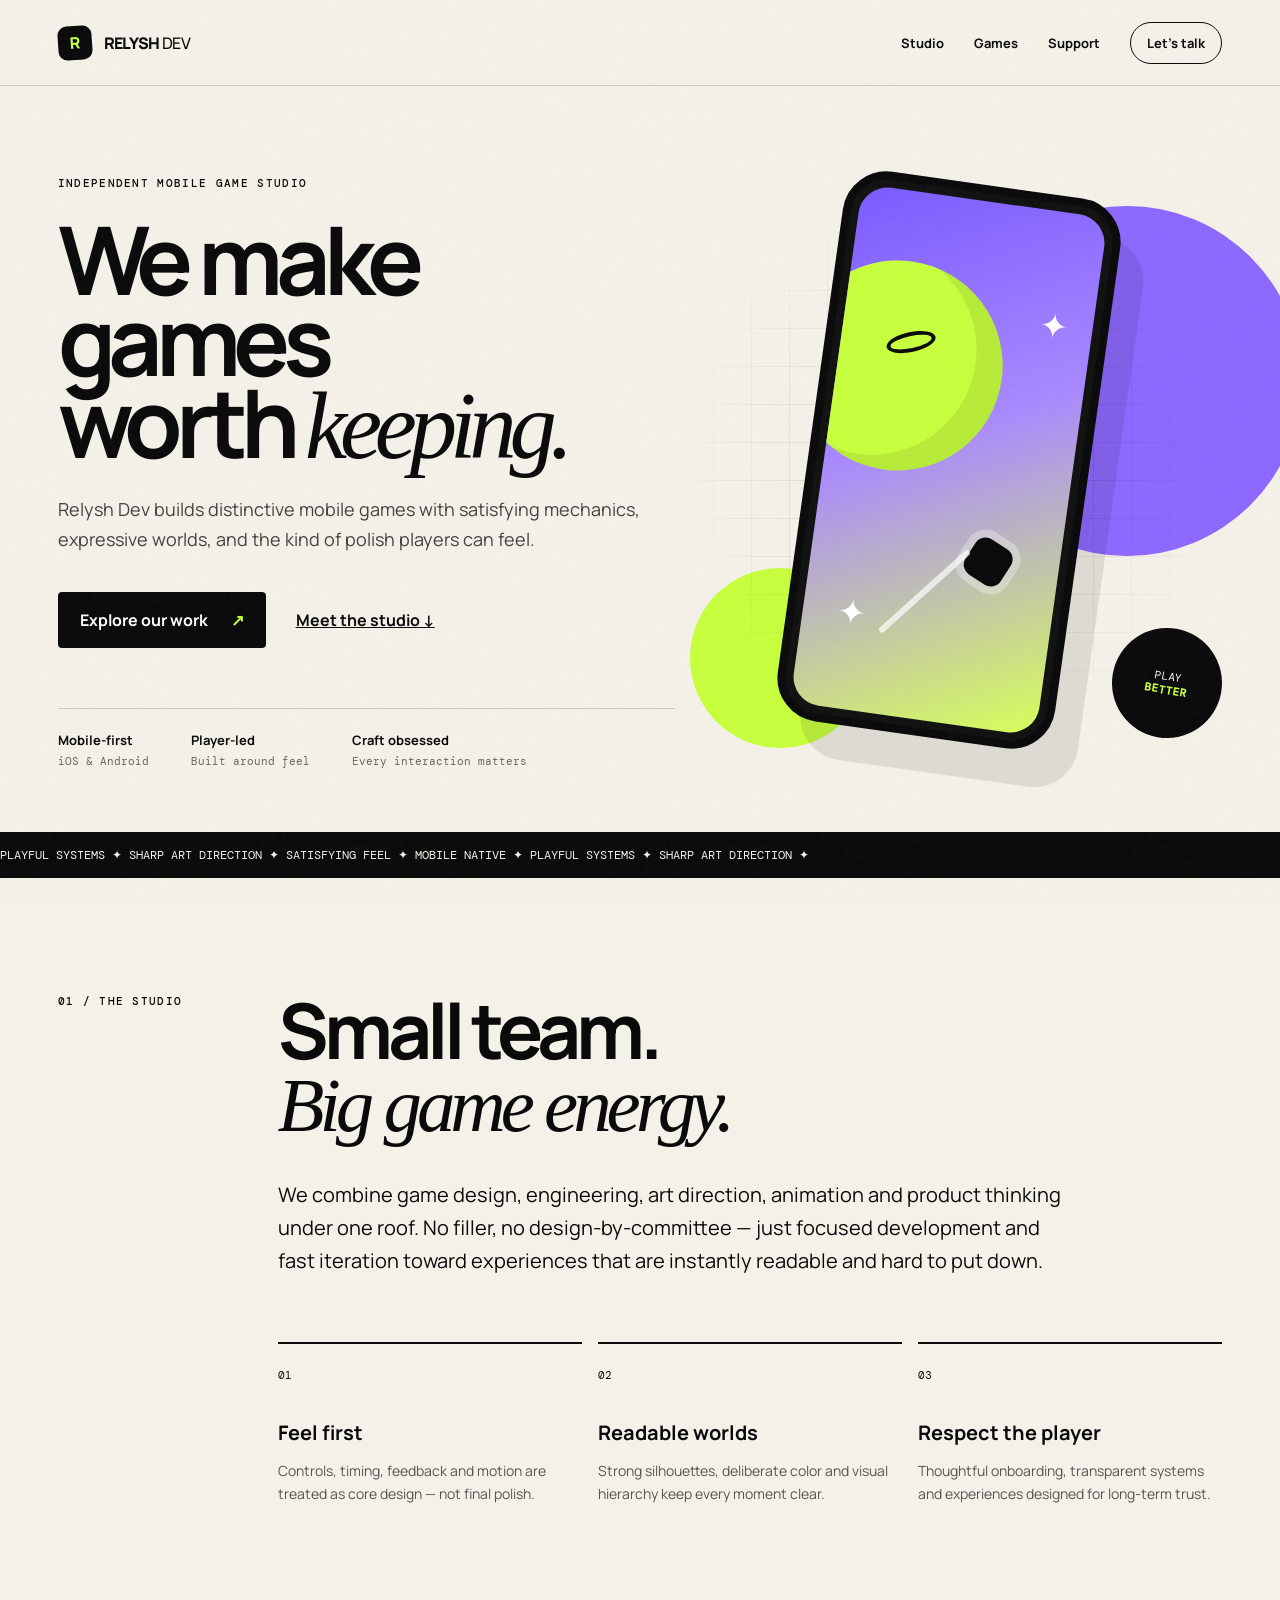
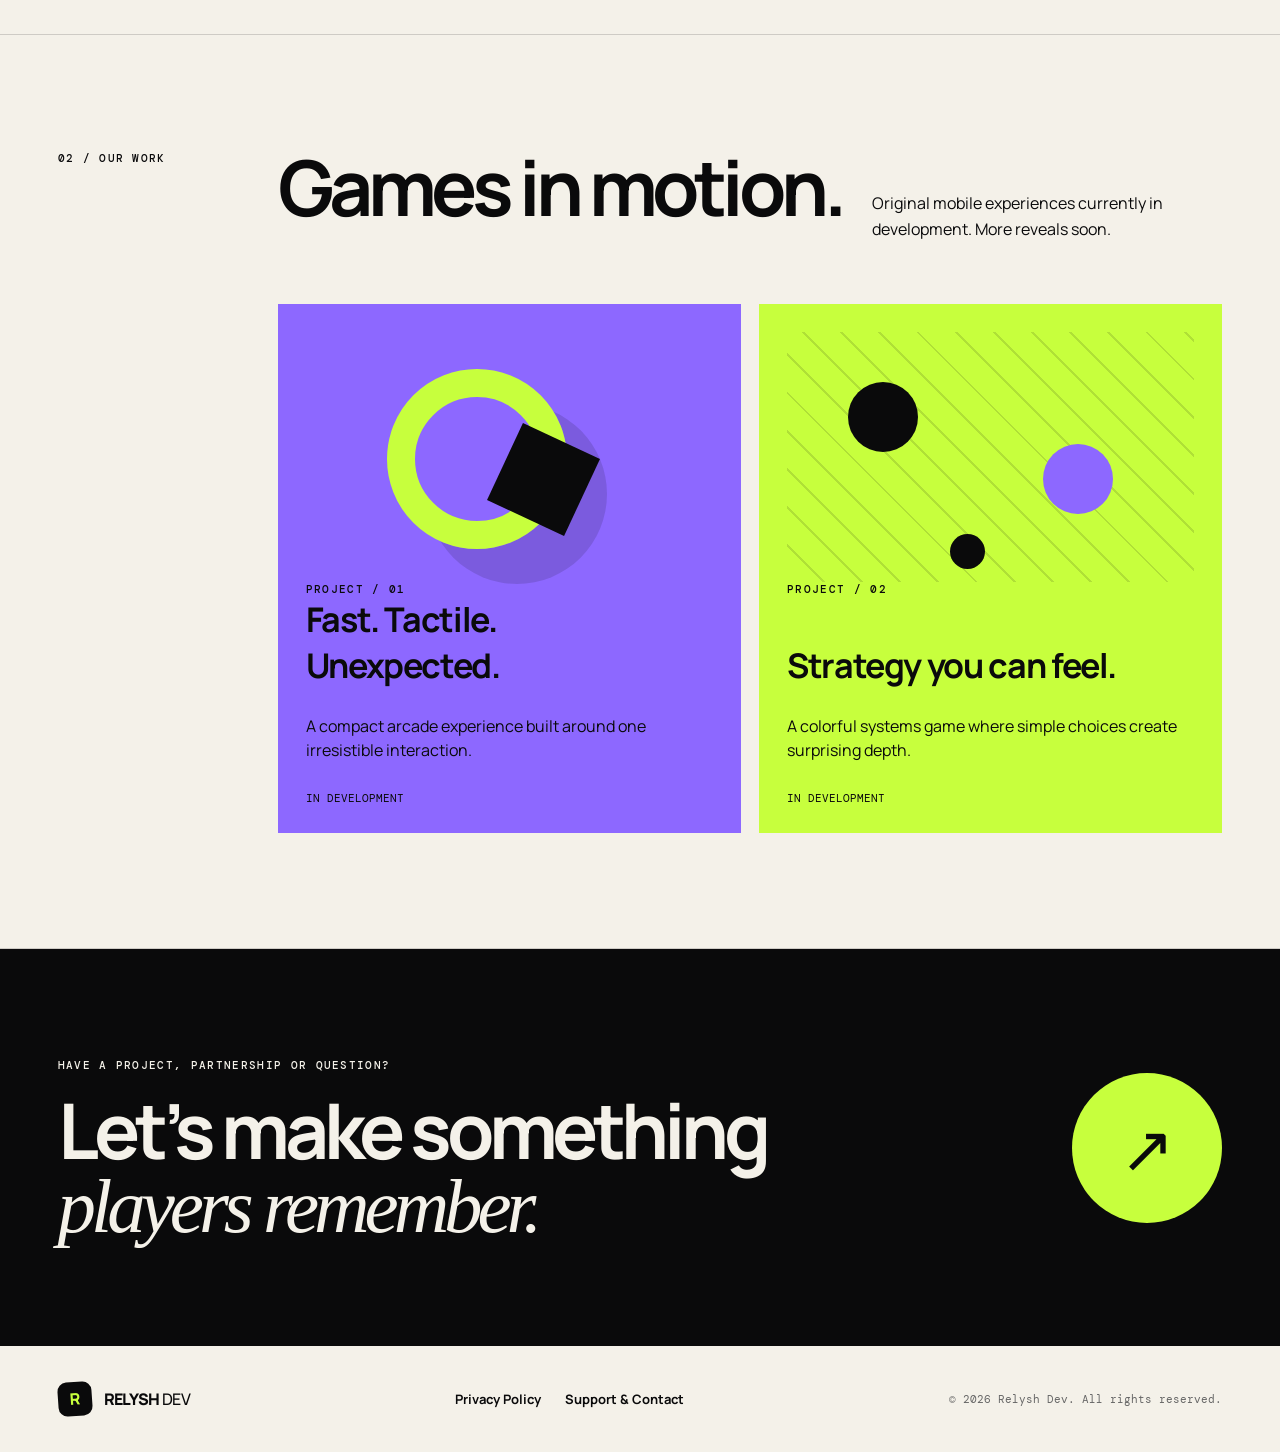
<file: index.html>
<!doctype html><html lang='en'><head><meta charset='utf-8'><meta name='viewport' content='width=device-width,initial-scale=1'><meta name='description' content='Relysh Dev — mobile game development studio crafting polished, playful experiences.'><title>Relysh Dev — Mobile Games</title><link rel='stylesheet' href='style.css'></head><body>
<div class='noise'></div><header><a class='brand' href='index.html'><span class='mark'>R</span><span>RELYSH <b>DEV</b></span></a><nav><a href='#studio'>Studio</a><a href='#games'>Games</a><a href='support.html'>Support</a><a class='pill' href='mailto:hello@relysh.dev'>Let’s talk</a></nav><button class='menu' aria-label='Menu'>☰</button></header>
<main><section class='hero'><div class='hero-copy'><div class='eyebrow'>INDEPENDENT MOBILE GAME STUDIO</div><h1>We make games<br>worth <em>keeping.</em></h1><p>Relysh Dev builds distinctive mobile games with satisfying mechanics, expressive worlds, and the kind of polish players can feel.</p><div class='actions'><a class='cta' href='#games'>Explore our work <span>↗</span></a><a class='text-link' href='#studio'>Meet the studio ↓</a></div><div class='stats'><div><strong>Mobile-first</strong><span>iOS & Android</span></div><div><strong>Player-led</strong><span>Built around feel</span></div><div><strong>Craft obsessed</strong><span>Every interaction matters</span></div></div></div>
<div class='art' aria-label='Abstract game art'><div class='orb o1'></div><div class='orb o2'></div><div class='grid'></div><div class='phone'><div class='phone-screen'><span class='spark s1'>✦</span><span class='spark s2'>✦</span><div class='planet'><i></i></div><div class='player'></div><div class='trail'></div></div></div><div class='badge'>PLAY<br><b>BETTER</b></div></div></section>
<section class='marquee'><div>PLAYFUL SYSTEMS ✦ SHARP ART DIRECTION ✦ SATISFYING FEEL ✦ MOBILE NATIVE ✦ PLAYFUL SYSTEMS ✦ SHARP ART DIRECTION ✦</div></section>
<section id='studio' class='studio'><div class='section-label'>01 / THE STUDIO</div><div><h2>Small team.<br><span>Big game energy.</span></h2><p>We combine game design, engineering, art direction, animation and product thinking under one roof. No filler, no design-by-committee — just focused development and fast iteration toward experiences that are instantly readable and hard to put down.</p><div class='principles'><article><b>01</b><h3>Feel first</h3><p>Controls, timing, feedback and motion are treated as core design — not final polish.</p></article><article><b>02</b><h3>Readable worlds</h3><p>Strong silhouettes, deliberate color and visual hierarchy keep every moment clear.</p></article><article><b>03</b><h3>Respect the player</h3><p>Thoughtful onboarding, transparent systems and experiences designed for long-term trust.</p></article></div></div></section>
<section id='games' class='games'><div class='section-label'>02 / OUR WORK</div><div class='game-head'><h2>Games in motion.</h2><p>Original mobile experiences currently in development. More reveals soon.</p></div><div class='cards'><article class='game-card violet'><div class='mini-art'><div class='ring'></div><div class='cube'></div></div><span>PROJECT / 01</span><h3>Fast. Tactile. Unexpected.</h3><p>A compact arcade experience built around one irresistible interaction.</p><b>IN DEVELOPMENT</b></article><article class='game-card lime'><div class='mini-art maze'><i></i><i></i><i></i></div><span>PROJECT / 02</span><h3>Strategy you can feel.</h3><p>A colorful systems game where simple choices create surprising depth.</p><b>IN DEVELOPMENT</b></article></div></section>
<section class='contact'><div><span>HAVE A PROJECT, PARTNERSHIP OR QUESTION?</span><h2>Let’s make something<br><i>players remember.</i></h2></div><a class='big-arrow' href='mailto:hello@relysh.dev'>↗</a></section></main>
<footer><div class='brand'><span class='mark'>R</span><span>RELYSH <b>DEV</b></span></div><div><a href='privacy.html'>Privacy Policy</a><a href='support.html'>Support & Contact</a></div><p>© <span id='year'></span> Relysh Dev. All rights reserved.</p></footer><script src='app.js'></script></body></html>
</file>
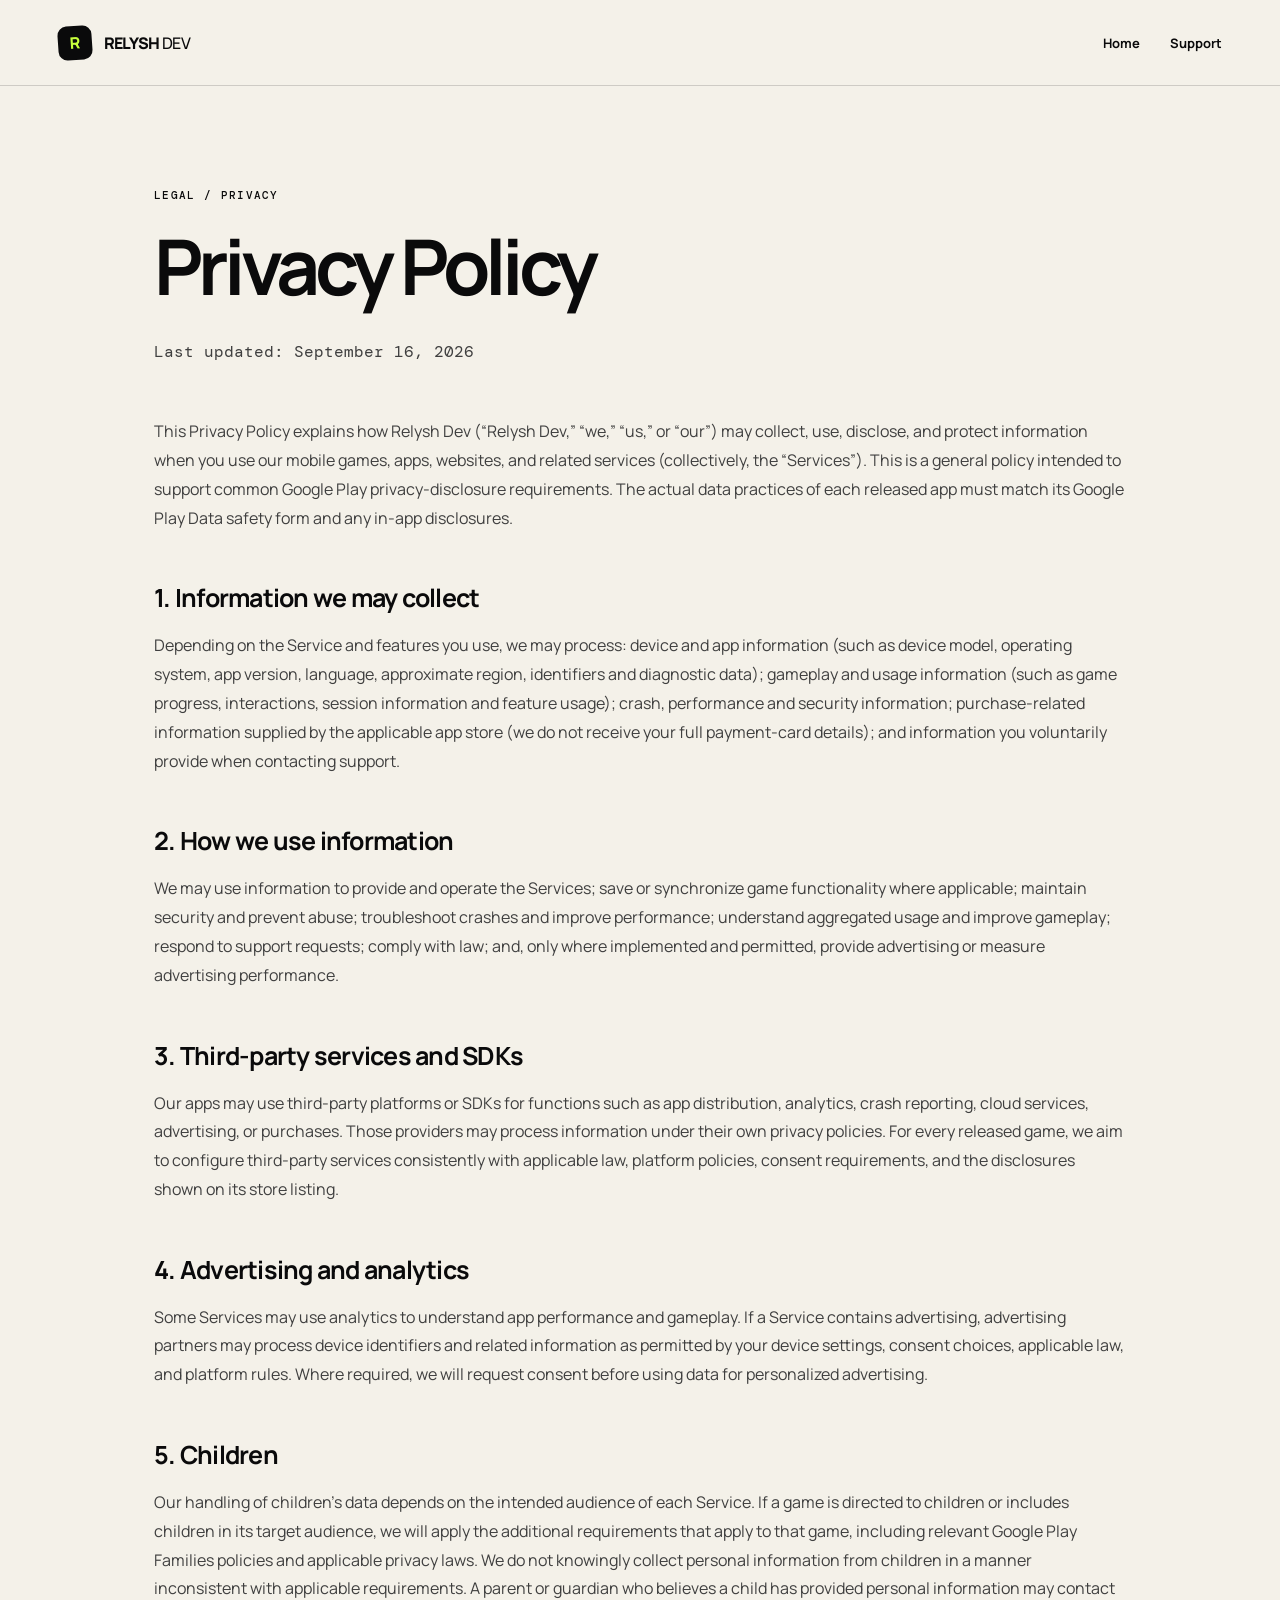
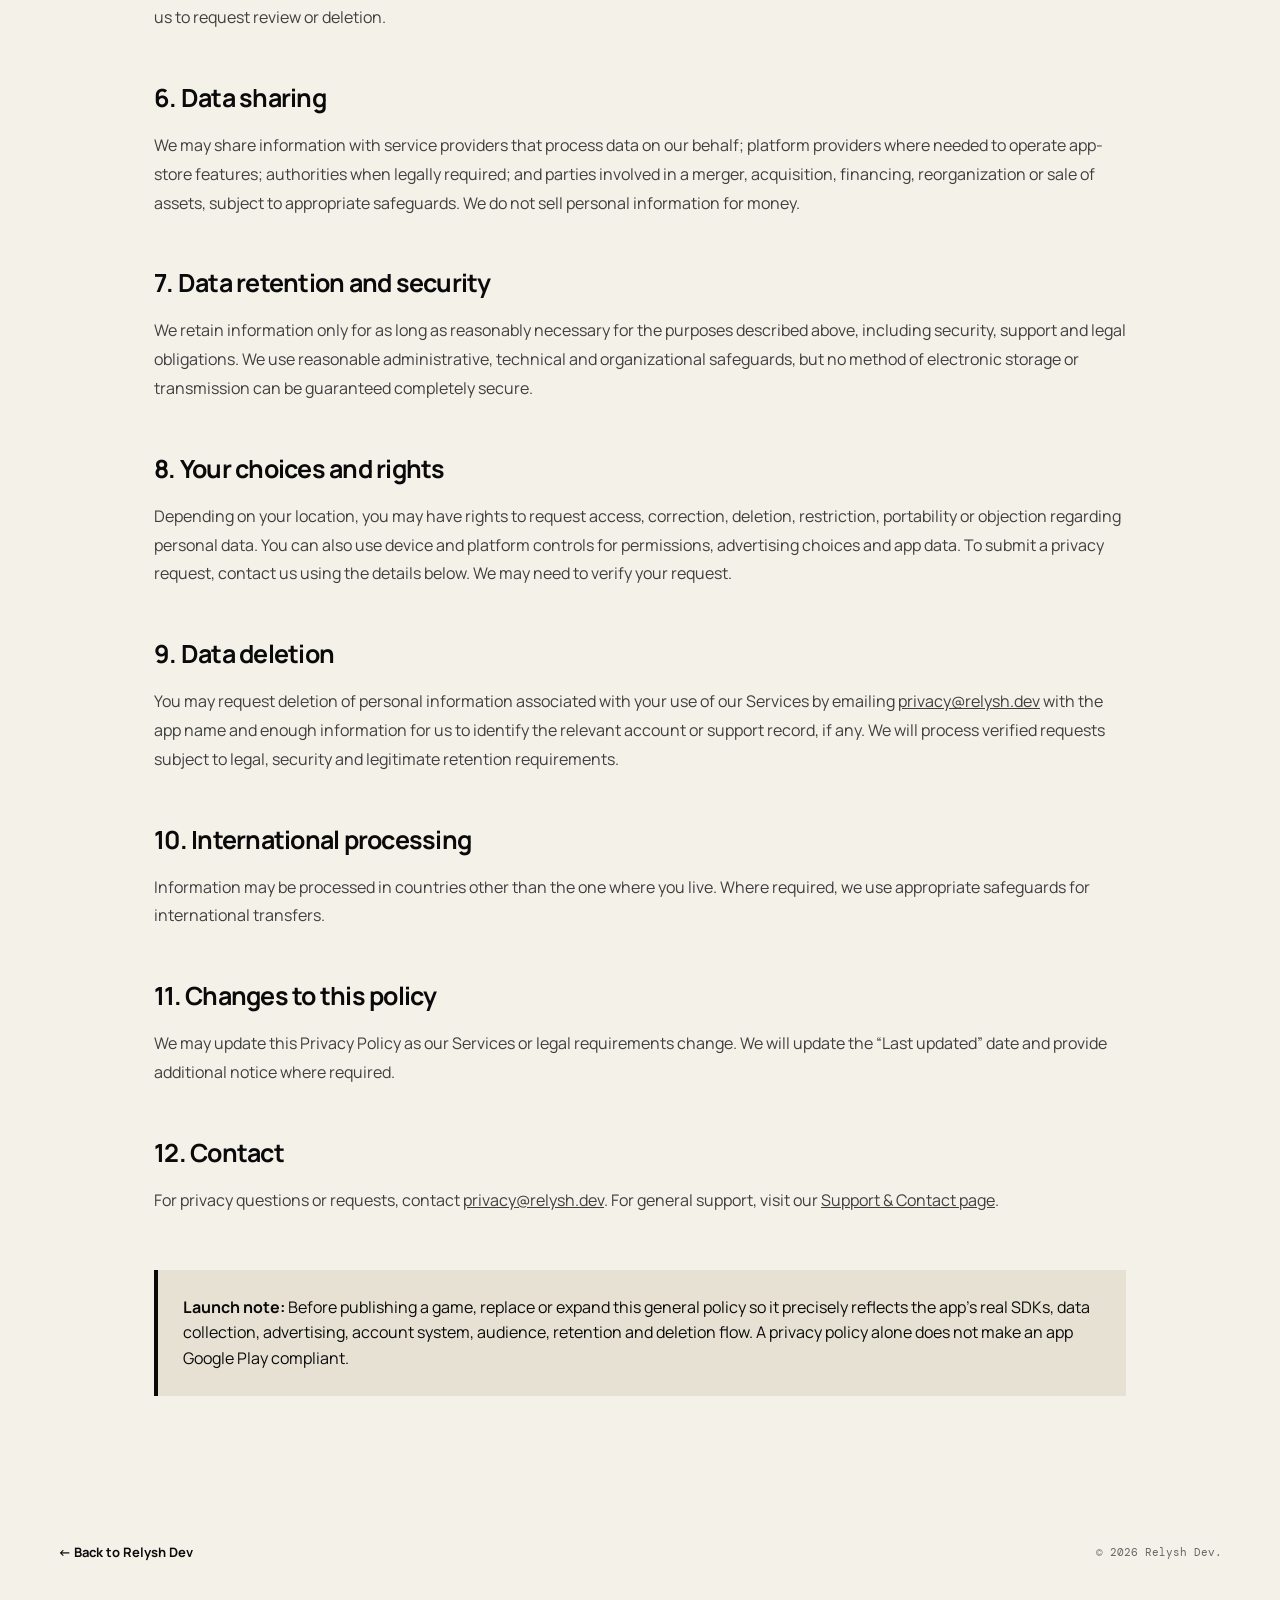
<file: privacy.html>
<!doctype html><html lang='en'><head><meta charset='utf-8'><meta name='viewport' content='width=device-width,initial-scale=1'><title>Privacy Policy — Relysh Dev</title><link rel='stylesheet' href='style.css'></head><body class='legal-page'><header><a class='brand' href='index.html'><span class='mark'>R</span><span>RELYSH <b>DEV</b></span></a><nav><a href='index.html'>Home</a><a href='support.html'>Support</a></nav></header><main class='legal'><div class='section-label'>LEGAL / PRIVACY</div><h1>Privacy Policy</h1><p class='updated'>Last updated: September 16, 2026</p><p>This Privacy Policy explains how Relysh Dev (“Relysh Dev,” “we,” “us,” or “our”) may collect, use, disclose, and protect information when you use our mobile games, apps, websites, and related services (collectively, the “Services”). This is a general policy intended to support common Google Play privacy-disclosure requirements. The actual data practices of each released app must match its Google Play Data safety form and any in-app disclosures.</p>
<h2>1. Information we may collect</h2><p>Depending on the Service and features you use, we may process: device and app information (such as device model, operating system, app version, language, approximate region, identifiers and diagnostic data); gameplay and usage information (such as game progress, interactions, session information and feature usage); crash, performance and security information; purchase-related information supplied by the applicable app store (we do not receive your full payment-card details); and information you voluntarily provide when contacting support.</p>
<h2>2. How we use information</h2><p>We may use information to provide and operate the Services; save or synchronize game functionality where applicable; maintain security and prevent abuse; troubleshoot crashes and improve performance; understand aggregated usage and improve gameplay; respond to support requests; comply with law; and, only where implemented and permitted, provide advertising or measure advertising performance.</p>
<h2>3. Third-party services and SDKs</h2><p>Our apps may use third-party platforms or SDKs for functions such as app distribution, analytics, crash reporting, cloud services, advertising, or purchases. Those providers may process information under their own privacy policies. For every released game, we aim to configure third-party services consistently with applicable law, platform policies, consent requirements, and the disclosures shown on its store listing.</p>
<h2>4. Advertising and analytics</h2><p>Some Services may use analytics to understand app performance and gameplay. If a Service contains advertising, advertising partners may process device identifiers and related information as permitted by your device settings, consent choices, applicable law, and platform rules. Where required, we will request consent before using data for personalized advertising.</p>
<h2>5. Children</h2><p>Our handling of children’s data depends on the intended audience of each Service. If a game is directed to children or includes children in its target audience, we will apply the additional requirements that apply to that game, including relevant Google Play Families policies and applicable privacy laws. We do not knowingly collect personal information from children in a manner inconsistent with applicable requirements. A parent or guardian who believes a child has provided personal information may contact us to request review or deletion.</p>
<h2>6. Data sharing</h2><p>We may share information with service providers that process data on our behalf; platform providers where needed to operate app-store features; authorities when legally required; and parties involved in a merger, acquisition, financing, reorganization or sale of assets, subject to appropriate safeguards. We do not sell personal information for money.</p>
<h2>7. Data retention and security</h2><p>We retain information only for as long as reasonably necessary for the purposes described above, including security, support and legal obligations. We use reasonable administrative, technical and organizational safeguards, but no method of electronic storage or transmission can be guaranteed completely secure.</p>
<h2>8. Your choices and rights</h2><p>Depending on your location, you may have rights to request access, correction, deletion, restriction, portability or objection regarding personal data. You can also use device and platform controls for permissions, advertising choices and app data. To submit a privacy request, contact us using the details below. We may need to verify your request.</p>
<h2>9. Data deletion</h2><p>You may request deletion of personal information associated with your use of our Services by emailing <a href='mailto:privacy@relysh.dev'>privacy@relysh.dev</a> with the app name and enough information for us to identify the relevant account or support record, if any. We will process verified requests subject to legal, security and legitimate retention requirements.</p>
<h2>10. International processing</h2><p>Information may be processed in countries other than the one where you live. Where required, we use appropriate safeguards for international transfers.</p>
<h2>11. Changes to this policy</h2><p>We may update this Privacy Policy as our Services or legal requirements change. We will update the “Last updated” date and provide additional notice where required.</p>
<h2>12. Contact</h2><p>For privacy questions or requests, contact <a href='mailto:privacy@relysh.dev'>privacy@relysh.dev</a>. For general support, visit our <a href='support.html'>Support & Contact page</a>.</p>
<div class='legal-note'><b>Launch note:</b> Before publishing a game, replace or expand this general policy so it precisely reflects the app’s real SDKs, data collection, advertising, account system, audience, retention and deletion flow. A privacy policy alone does not make an app Google Play compliant.</div></main><footer><a href='index.html'>← Back to Relysh Dev</a><p>© <span id='year'></span> Relysh Dev.</p></footer><script src='app.js'></script></body></html>
</file>
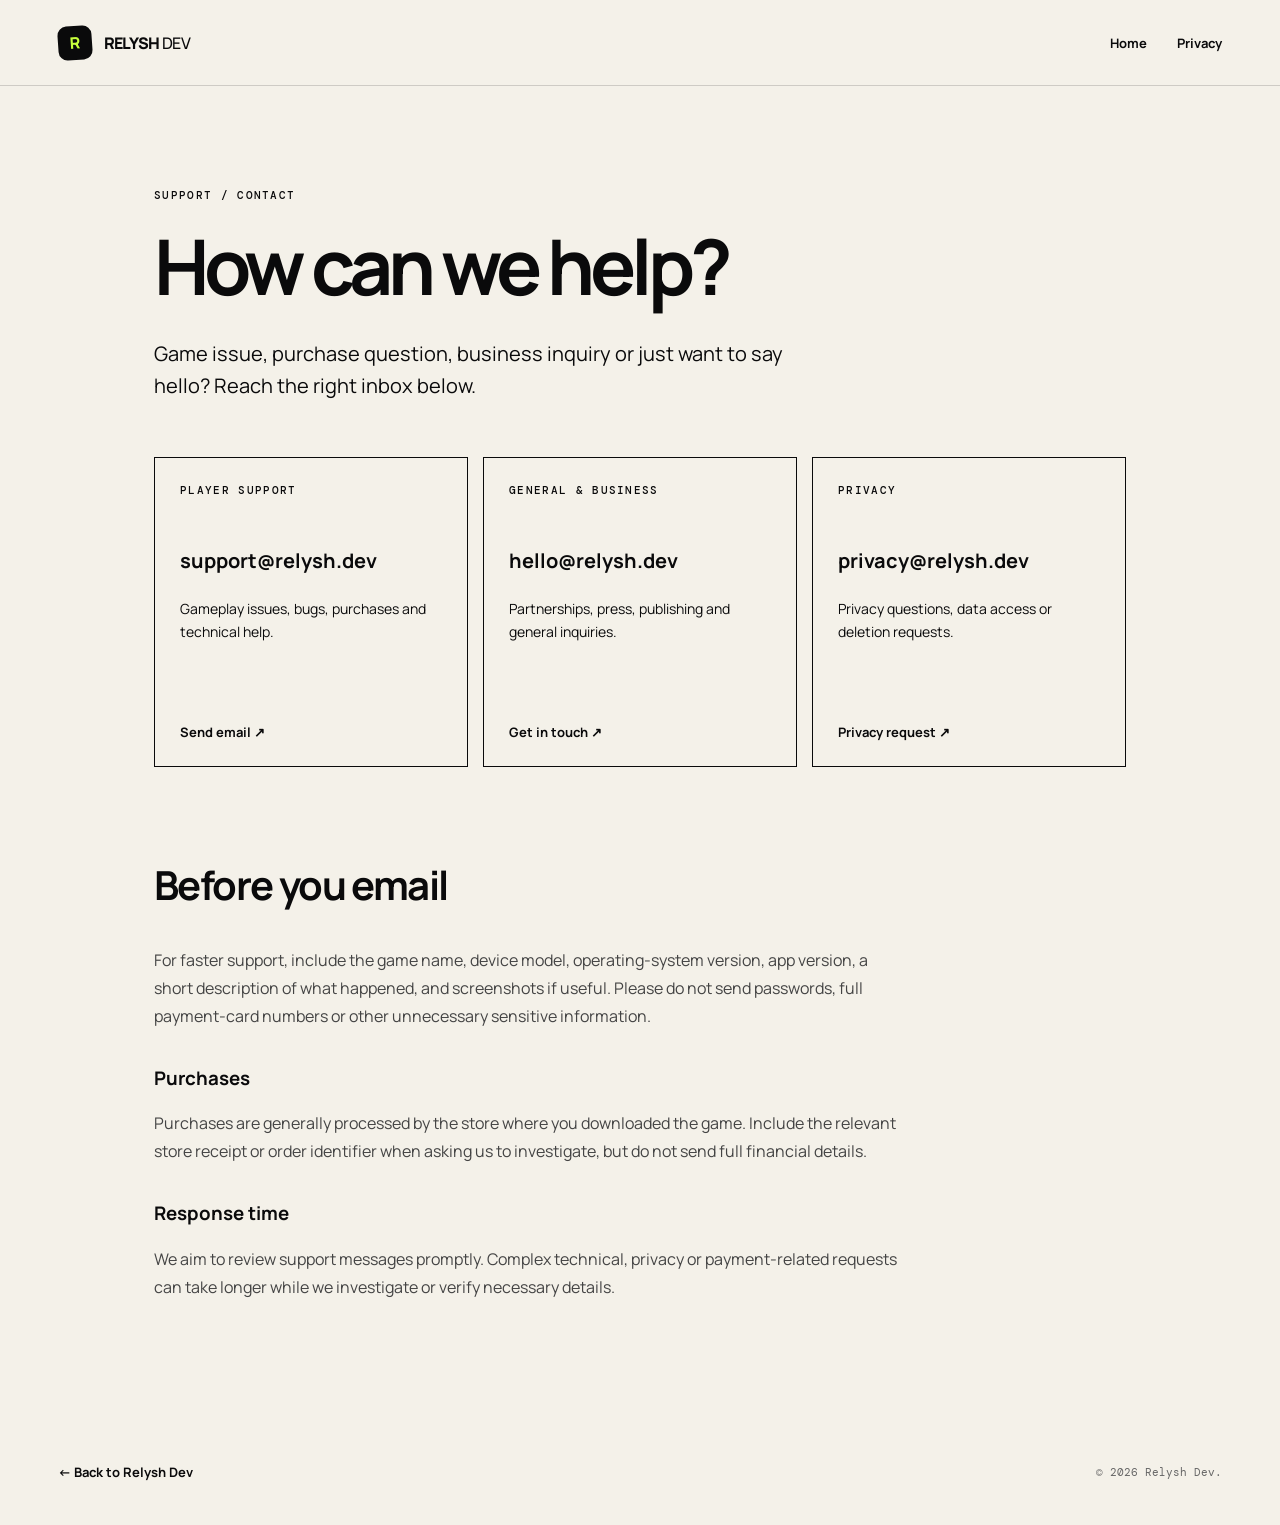
<file: support.html>
<!doctype html><html lang='en'><head><meta charset='utf-8'><meta name='viewport' content='width=device-width,initial-scale=1'><title>Support & Contact — Relysh Dev</title><link rel='stylesheet' href='style.css'></head><body class='legal-page'><header><a class='brand' href='index.html'><span class='mark'>R</span><span>RELYSH <b>DEV</b></span></a><nav><a href='index.html'>Home</a><a href='privacy.html'>Privacy</a></nav></header><main class='support'><div class='section-label'>SUPPORT / CONTACT</div><h1>How can we help?</h1><p class='lead'>Game issue, purchase question, business inquiry or just want to say hello? Reach the right inbox below.</p><div class='support-grid'><a href='mailto:support@relysh.dev'><span>PLAYER SUPPORT</span><h2>support@relysh.dev</h2><p>Gameplay issues, bugs, purchases and technical help.</p><b>Send email ↗</b></a><a href='mailto:hello@relysh.dev'><span>GENERAL & BUSINESS</span><h2>hello@relysh.dev</h2><p>Partnerships, press, publishing and general inquiries.</p><b>Get in touch ↗</b></a><a href='mailto:privacy@relysh.dev'><span>PRIVACY</span><h2>privacy@relysh.dev</h2><p>Privacy questions, data access or deletion requests.</p><b>Privacy request ↗</b></a></div><section class='faq'><h2>Before you email</h2><p>For faster support, include the game name, device model, operating-system version, app version, a short description of what happened, and screenshots if useful. Please do not send passwords, full payment-card numbers or other unnecessary sensitive information.</p><h3>Purchases</h3><p>Purchases are generally processed by the store where you downloaded the game. Include the relevant store receipt or order identifier when asking us to investigate, but do not send full financial details.</p><h3>Response time</h3><p>We aim to review support messages promptly. Complex technical, privacy or payment-related requests can take longer while we investigate or verify necessary details.</p></section></main><footer><a href='index.html'>← Back to Relysh Dev</a><p>© <span id='year'></span> Relysh Dev.</p></footer><script src='app.js'></script></body></html>
</file>
<file: style.css>
@import url('https://fonts.googleapis.com/css2?family=DM+Mono:wght@400;500&family=Manrope:wght@400;500;600;700;800&display=swap');
:root{--ink:#0a0a0b;--paper:#f4f1e9;--acid:#c7ff3d;--violet:#8d68ff;--line:rgba(10,10,11,.16)}*{box-sizing:border-box}html{scroll-behavior:smooth}body{margin:0;background:var(--paper);color:var(--ink);font-family:Manrope,Arial,sans-serif}.noise{position:fixed;inset:0;pointer-events:none;opacity:.055;z-index:99;background-image:url("data:image/svg+xml,%3Csvg viewBox='0 0 180 180' xmlns='http://www.w3.org/2000/svg'%3E%3Cfilter id='n'%3E%3CfeTurbulence type='fractalNoise' baseFrequency='.9' numOctaves='3' stitchTiles='stitch'/%3E%3C/filter%3E%3Crect width='100%25' height='100%25' filter='url(%23n)' opacity='.55'/%3E%3C/svg%3E")}header{height:86px;display:flex;align-items:center;justify-content:space-between;padding:0 4.5vw;border-bottom:1px solid var(--line);position:relative;z-index:20}.brand{display:flex;gap:12px;align-items:center;text-decoration:none;color:inherit;font-weight:800;letter-spacing:-.04em}.brand b{font-weight:500}.mark{width:34px;height:34px;background:var(--ink);color:var(--acid);display:grid;place-items:center;border-radius:9px;font-weight:800;transform:rotate(-4deg)}nav{display:flex;align-items:center;gap:30px}nav a,footer a{color:inherit;text-decoration:none;font-size:13px;font-weight:700}.pill{border:1px solid var(--ink);padding:11px 16px;border-radius:999px}.menu{display:none}.hero{min-height:730px;display:grid;grid-template-columns:1.06fr .94fr;padding:7vw 4.5vw 5vw;overflow:hidden}.hero-copy{z-index:2}.eyebrow,.section-label,.game-card>span,.contact span,.support-grid span{font:500 11px DM Mono,monospace;letter-spacing:.12em}.hero h1{font-size:clamp(62px,7.4vw,122px);line-height:.86;letter-spacing:-.075em;margin:28px 0}.hero h1 em{font-family:Georgia,serif;font-weight:400}.hero-copy>p{max-width:610px;font-size:18px;line-height:1.65;color:#414141}.actions{display:flex;gap:30px;align-items:center;margin:38px 0 60px}.cta{background:var(--ink);color:white;text-decoration:none;padding:17px 22px;border-radius:4px;font-weight:700}.cta span{color:var(--acid);margin-left:20px}.text-link{color:inherit;font-weight:700}.stats{display:flex;gap:42px;border-top:1px solid var(--line);padding-top:22px;max-width:680px}.stats div{display:flex;flex-direction:column;gap:5px}.stats strong{font-size:13px}.stats span{font:11px DM Mono;color:#666}.art{position:relative;min-height:580px}.phone{position:absolute;width:280px;height:555px;border:8px solid var(--ink);border-radius:44px;left:50%;top:48%;transform:translate(-50%,-50%) rotate(8deg);background:#111;box-shadow:28px 35px 0 rgba(0,0,0,.09);z-index:4}.phone-screen{position:absolute;inset:8px;border-radius:29px;overflow:hidden;background:linear-gradient(155deg,#7a5bff,#a989ff 45%,#d9ff59)}.planet{width:210px;height:210px;background:var(--acid);border-radius:50%;position:absolute;left:-45px;top:70px;box-shadow:inset -28px -12px 0 rgba(0,0,0,.08)}.planet i{position:absolute;width:50px;height:20px;border:4px solid var(--ink);border-radius:50%;left:90px;top:70px;transform:rotate(-20deg)}.player{position:absolute;width:42px;height:42px;background:var(--ink);border-radius:12px;right:50px;bottom:145px;transform:rotate(25deg);box-shadow:0 0 0 8px rgba(255,255,255,.3)}.trail{position:absolute;width:120px;height:6px;background:rgba(255,255,255,.7);right:70px;bottom:125px;transform:rotate(-50deg);border-radius:99px}.spark{position:absolute;color:white;font-size:34px;z-index:4}.s1{right:25px;top:90px}.s2{left:35px;bottom:75px}.orb{position:absolute;border-radius:50%;filter:blur(.2px)}.o1{width:350px;height:350px;background:var(--violet);right:-80px;top:30px}.o2{width:180px;height:180px;background:var(--acid);left:15px;bottom:20px}.grid{position:absolute;inset:0;background-image:linear-gradient(var(--line) 1px,transparent 1px),linear-gradient(90deg,var(--line) 1px,transparent 1px);background-size:38px 38px;mask-image:radial-gradient(circle at center,black,transparent 70%)}.badge{position:absolute;right:0;bottom:30px;width:110px;height:110px;border-radius:50%;background:var(--ink);color:white;display:grid;place-content:center;text-align:center;font:11px DM Mono;transform:rotate(10deg);z-index:5}.badge b{color:var(--acid)}.marquee{background:var(--ink);color:var(--paper);overflow:hidden;padding:15px 0;font:12px DM Mono;white-space:nowrap}.marquee div{width:max-content;animation:scroll 20s linear infinite}@keyframes scroll{to{transform:translateX(-50%)}}.studio,.games{padding:9vw 4.5vw;display:grid;grid-template-columns:220px 1fr;border-bottom:1px solid var(--line)}.studio h2,.games h2,.contact h2,.support h1,.legal h1{font-size:clamp(48px,6vw,92px);line-height:.95;letter-spacing:-.065em;margin:0 0 35px}.studio h2 span{font-family:Georgia,serif;font-weight:400;font-style:italic}.studio>div>p{font-size:20px;line-height:1.65;max-width:800px}.principles{display:grid;grid-template-columns:repeat(3,1fr);gap:16px;margin-top:65px}.principles article{border-top:2px solid var(--ink);padding-top:18px}.principles article>b{font:11px DM Mono}.principles h3{font-size:20px;margin:35px 0 10px}.principles p{font-size:14px;line-height:1.6;color:#555}.game-head{display:flex;justify-content:space-between;align-items:end}.game-head p{max-width:350px;line-height:1.6}.cards{grid-column:2;display:grid;grid-template-columns:1fr 1fr;gap:18px;margin-top:45px}.game-card{min-height:500px;padding:28px;display:flex;flex-direction:column;position:relative;overflow:hidden}.violet{background:var(--violet)}.lime{background:var(--acid)}.game-card h3{font-size:34px;letter-spacing:-.04em;max-width:390px;margin-top:auto;margin-bottom:10px}.game-card p{max-width:400px;line-height:1.55}.game-card>b{font:11px DM Mono;margin-top:12px}.mini-art{height:250px;position:relative}.ring{width:180px;height:180px;border:28px solid var(--acid);border-radius:50%;position:absolute;left:20%;top:15%;box-shadow:40px 35px 0 rgba(0,0,0,.13)}.cube{width:85px;height:85px;background:var(--ink);position:absolute;left:48%;top:42%;transform:rotate(25deg)}.maze{background:repeating-linear-gradient(45deg,transparent 0 25px,rgba(0,0,0,.12) 25px 27px)}.maze i{position:absolute;width:70px;height:70px;background:var(--ink);border-radius:50%}.maze i:nth-child(1){left:15%;top:20%}.maze i:nth-child(2){right:20%;top:45%;background:var(--violet)}.maze i:nth-child(3){left:40%;bottom:5%;width:35px;height:35px}.contact{padding:8vw 4.5vw;background:var(--ink);color:var(--paper);display:flex;justify-content:space-between;align-items:center}.contact h2{margin:20px 0 0}.contact h2 i{font-family:Georgia,serif;font-weight:400}.big-arrow{width:150px;height:150px;border-radius:50%;background:var(--acid);color:var(--ink);display:grid;place-items:center;text-decoration:none;font-size:65px;transition:.25s}.big-arrow:hover{transform:rotate(12deg) scale(1.05)}footer{padding:35px 4.5vw;display:flex;align-items:center;justify-content:space-between;gap:20px}footer>div:nth-child(2){display:flex;gap:24px}footer p{font:11px DM Mono;color:#666}.legal-page header{background:var(--paper)}.legal,.support{max-width:1100px;margin:auto;padding:8vw 5vw}.legal h1,.support h1{margin-top:28px}.updated{font:12px DM Mono;color:#666;margin-bottom:50px}.legal>p,.legal li{font-size:16px;line-height:1.8;color:#3f3f3f}.legal h2{font-size:25px;margin:48px 0 8px;letter-spacing:-.03em}.legal a,.support a{color:inherit}.legal-note{margin-top:55px;background:#e7e1d4;padding:25px;line-height:1.6;border-left:4px solid var(--ink)}.lead{font-size:20px;max-width:650px;line-height:1.6}.support-grid{display:grid;grid-template-columns:repeat(3,1fr);gap:15px;margin-top:55px}.support-grid>a{min-height:310px;padding:25px;border:1px solid var(--ink);text-decoration:none;display:flex;flex-direction:column;transition:.2s}.support-grid>a:hover{background:var(--acid);transform:translateY(-5px)}.support-grid h2{font-size:20px;word-break:break-word;margin:50px 0 10px}.support-grid p{font-size:14px;line-height:1.6}.support-grid b{margin-top:auto;font-size:13px}.faq{max-width:750px;margin-top:90px}.faq h2{font-size:40px;letter-spacing:-.04em}.faq h3{margin-top:35px}.faq p{line-height:1.75;color:#444}@media(max-width:850px){header{padding:0 20px}header nav{display:none}.menu{display:block;background:none;border:0;font-size:24px}.hero{grid-template-columns:1fr;padding:70px 20px 50px}.hero h1{font-size:64px}.art{min-height:500px;margin-top:30px}.phone{width:230px;height:455px}.stats{gap:18px;flex-wrap:wrap}.studio,.games{grid-template-columns:1fr;padding:80px 20px}.section-label{margin-bottom:30px}.principles,.cards,.support-grid{grid-template-columns:1fr}.cards{grid-column:1}.game-head{display:block}.contact{padding:80px 20px}.big-arrow{width:90px;height:90px;font-size:40px;flex:none}.contact h2{font-size:48px}footer{align-items:flex-start;flex-direction:column}.support,.legal{padding:70px 20px}.support h1,.legal h1{font-size:56px}}
</file>
